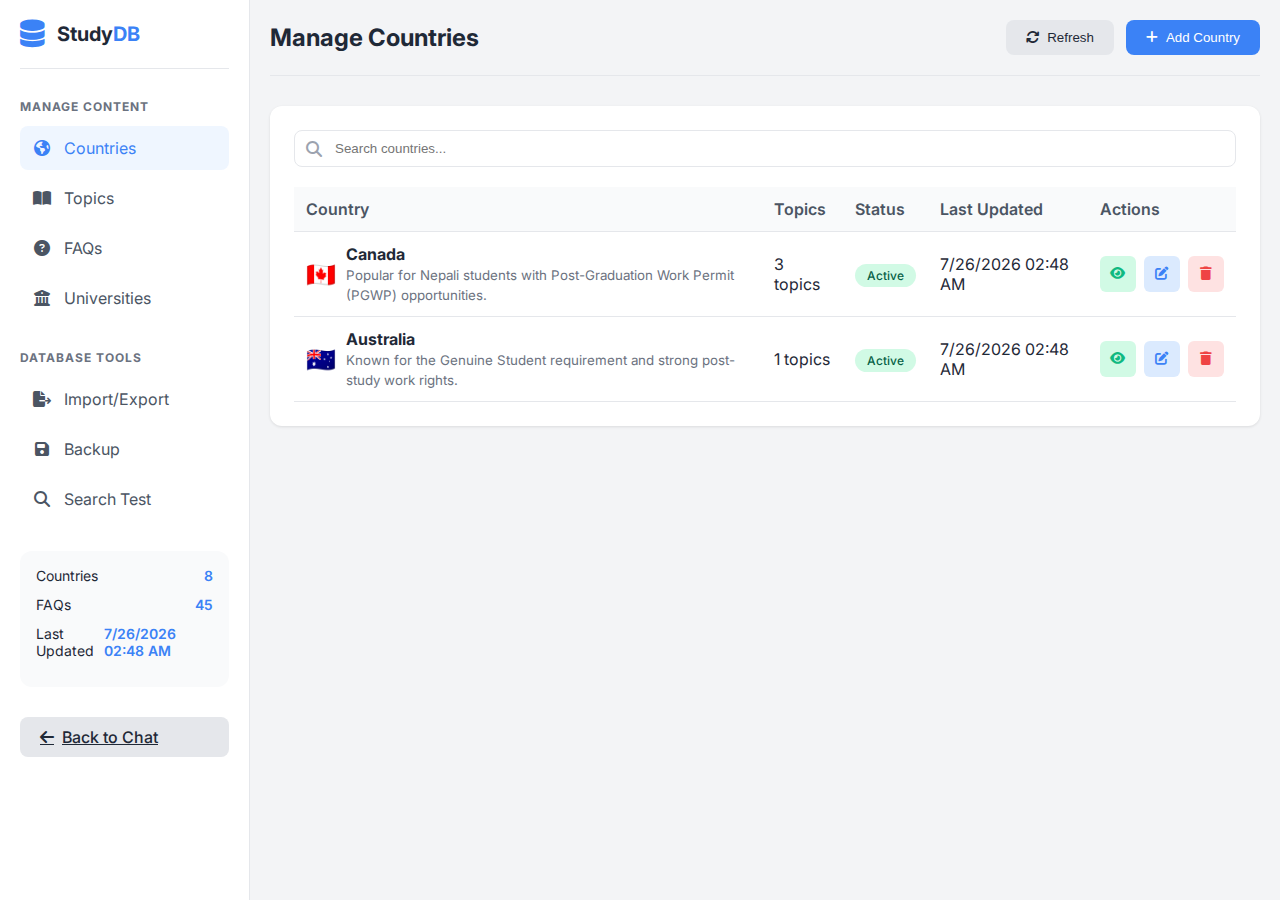
<file: admin.html>
<!DOCTYPE html>
<html lang="en">
<head>
    <meta charset="UTF-8">
    <meta name="viewport" content="width=device-width, initial-scale=1.0">
    <title>Study Abroad Database Admin</title>
    <link rel="stylesheet" href="https://cdnjs.cloudflare.com/ajax/libs/font-awesome/6.4.0/css/all.min.css">
    <link href="https://fonts.googleapis.com/css2?family=Inter:wght@300;400;500;600;700&display=swap" rel="stylesheet">
    <style>
        :root {
            --primary: #3b82f6;
            --secondary: #10b981;
            --danger: #ef4444;
            --warning: #f59e0b;
            --dark: #1f2937;
            --light: #f9fafb;
            --border: #e5e7eb;
        }
        
        * {
            margin: 0;
            padding: 0;
            box-sizing: border-box;
        }
        
        body {
            font-family: 'Inter', sans-serif;
            background: #f3f4f6;
            color: var(--dark);
            min-height: 100vh;
        }
        
        .admin-container {
            display: flex;
            min-height: 100vh;
        }
        
        /* Sidebar */
        .admin-sidebar {
            width: 250px;
            background: white;
            border-right: 1px solid var(--border);
            padding: 20px;
            position: fixed;
            height: 100vh;
            overflow-y: auto;
        }
        
        .admin-logo {
            display: flex;
            align-items: center;
            gap: 12px;
            margin-bottom: 30px;
            padding-bottom: 20px;
            border-bottom: 1px solid var(--border);
        }
        
        .admin-logo i {
            font-size: 28px;
            color: var(--primary);
        }
        
        .admin-logo h1 {
            font-size: 20px;
            font-weight: 700;
        }
        
        .admin-logo span {
            color: var(--primary);
        }
        
        .nav-section {
            margin-bottom: 30px;
        }
        
        .nav-section h3 {
            font-size: 12px;
            text-transform: uppercase;
            color: #6b7280;
            letter-spacing: 1px;
            margin-bottom: 12px;
        }
        
        .nav-link {
            display: flex;
            align-items: center;
            gap: 12px;
            padding: 12px;
            border-radius: 8px;
            color: #4b5563;
            text-decoration: none;
            margin-bottom: 6px;
            transition: all 0.2s;
        }
        
        .nav-link:hover, .nav-link.active {
            background: #eff6ff;
            color: var(--primary);
        }
        
        .nav-link i {
            width: 20px;
            text-align: center;
        }
        
        .db-stats {
            background: #f9fafb;
            border-radius: 12px;
            padding: 16px;
            margin-top: 30px;
        }
        
        .stat-item {
            display: flex;
            justify-content: space-between;
            margin-bottom: 12px;
            font-size: 14px;
        }
        
        .stat-value {
            font-weight: 600;
            color: var(--primary);
        }
        
        /* Main Content */
        .admin-main {
            flex: 1;
            margin-left: 250px;
            padding: 20px;
        }
        
        .admin-header {
            display: flex;
            justify-content: space-between;
            align-items: center;
            margin-bottom: 30px;
            padding-bottom: 20px;
            border-bottom: 1px solid var(--border);
        }
        
        .admin-header h2 {
            font-size: 24px;
            font-weight: 700;
        }
        
        .header-actions {
            display: flex;
            gap: 12px;
        }
        
        .btn {
            padding: 10px 20px;
            border-radius: 8px;
            border: none;
            font-weight: 500;
            cursor: pointer;
            display: inline-flex;
            align-items: center;
            gap: 8px;
            transition: all 0.2s;
        }
        
        .btn-primary {
            background: var(--primary);
            color: white;
        }
        
        .btn-primary:hover {
            background: #2563eb;
        }
        
        .btn-secondary {
            background: #e5e7eb;
            color: var(--dark);
        }
        
        .btn-secondary:hover {
            background: #d1d5db;
        }
        
        .btn-danger {
            background: var(--danger);
            color: white;
        }
        
        .btn-danger:hover {
            background: #dc2626;
        }
        
        .btn-success {
            background: var(--secondary);
            color: white;
        }
        
        .btn-success:hover {
            background: #0da271;
        }
        
        /* Content Cards */
        .content-card {
            background: white;
            border-radius: 12px;
            padding: 24px;
            margin-bottom: 24px;
            box-shadow: 0 1px 3px rgba(0,0,0,0.1);
        }
        
        .card-header {
            display: flex;
            justify-content: space-between;
            align-items: center;
            margin-bottom: 20px;
        }
        
        .card-header h3 {
            font-size: 18px;
            font-weight: 600;
        }
        
        /* Tables */
        .data-table {
            width: 100%;
            border-collapse: collapse;
        }
        
        .data-table th {
            text-align: left;
            padding: 12px;
            background: #f9fafb;
            border-bottom: 1px solid var(--border);
            font-weight: 600;
            color: #4b5563;
        }
        
        .data-table td {
            padding: 12px;
            border-bottom: 1px solid var(--border);
        }
        
        .table-actions {
            display: flex;
            gap: 8px;
        }
        
        .action-btn {
            width: 36px;
            height: 36px;
            border-radius: 6px;
            border: none;
            background: none;
            cursor: pointer;
            display: flex;
            align-items: center;
            justify-content: center;
            transition: all 0.2s;
        }
        
        .action-btn.edit {
            color: var(--primary);
            background: #dbeafe;
        }
        
        .action-btn.edit:hover {
            background: #bfdbfe;
        }
        
        .action-btn.delete {
            color: var(--danger);
            background: #fee2e2;
        }
        
        .action-btn.delete:hover {
            background: #fecaca;
        }
        
        .action-btn.view {
            color: var(--secondary);
            background: #d1fae5;
        }
        
        .action-btn.view:hover {
            background: #a7f3d0;
        }
        
        /* Forms */
        .form-group {
            margin-bottom: 20px;
        }
        
        .form-label {
            display: block;
            margin-bottom: 8px;
            font-weight: 500;
        }
        
        .form-control {
            width: 100%;
            padding: 10px 12px;
            border: 1px solid var(--border);
            border-radius: 8px;
            font-size: 14px;
            transition: border-color 0.2s;
        }
        
        .form-control:focus {
            outline: none;
            border-color: var(--primary);
            box-shadow: 0 0 0 3px rgba(59, 130, 246, 0.1);
        }
        
        textarea.form-control {
            min-height: 120px;
            resize: vertical;
        }
        
        .form-row {
            display: flex;
            gap: 20px;
        }
        
        .form-col {
            flex: 1;
        }
        
        /* Tabs */
        .tabs {
            display: flex;
            border-bottom: 1px solid var(--border);
            margin-bottom: 20px;
        }
        
        .tab {
            padding: 12px 24px;
            background: none;
            border: none;
            border-bottom: 3px solid transparent;
            font-weight: 500;
            color: #6b7280;
            cursor: pointer;
            transition: all 0.2s;
        }
        
        .tab:hover {
            color: var(--primary);
        }
        
        .tab.active {
            color: var(--primary);
            border-bottom-color: var(--primary);
        }
        
        .tab-content {
            display: none;
        }
        
        .tab-content.active {
            display: block;
        }
        
        /* Modal */
        .modal {
            display: none;
            position: fixed;
            top: 0;
            left: 0;
            width: 100%;
            height: 100%;
            background: rgba(0,0,0,0.5);
            z-index: 1000;
            align-items: center;
            justify-content: center;
        }
        
        .modal.active {
            display: flex;
        }
        
        .modal-content {
            background: white;
            border-radius: 12px;
            width: 90%;
            max-width: 800px;
            max-height: 90vh;
            overflow-y: auto;
        }
        
        .modal-header {
            padding: 20px;
            border-bottom: 1px solid var(--border);
            display: flex;
            justify-content: space-between;
            align-items: center;
        }
        
        .modal-body {
            padding: 20px;
        }
        
        .modal-footer {
            padding: 20px;
            border-top: 1px solid var(--border);
            display: flex;
            justify-content: flex-end;
            gap: 12px;
        }
        
        .close-modal {
            background: none;
            border: none;
            font-size: 20px;
            cursor: pointer;
            color: #6b7280;
        }
        
        /* Status badges */
        .status-badge {
            padding: 4px 12px;
            border-radius: 20px;
            font-size: 12px;
            font-weight: 500;
        }
        
        .status-active {
            background: #d1fae5;
            color: #065f46;
        }
        
        .status-inactive {
            background: #fee2e2;
            color: #991b1b;
        }
        
        /* Search box */
        .search-box {
            position: relative;
            margin-bottom: 20px;
        }
        
        .search-box i {
            position: absolute;
            left: 12px;
            top: 50%;
            transform: translateY(-50%);
            color: #9ca3af;
        }
        
        .search-box input {
            width: 100%;
            padding: 10px 12px 10px 40px;
            border: 1px solid var(--border);
            border-radius: 8px;
        }
        
        /* Responsive */
        @media (max-width: 1024px) {
            .admin-sidebar {
                width: 200px;
            }
            
            .admin-main {
                margin-left: 200px;
            }
        }
        
        @media (max-width: 768px) {
            .admin-container {
                flex-direction: column;
            }
            
            .admin-sidebar {
                width: 100%;
                height: auto;
                position: relative;
                padding: 15px;
            }
            
            .admin-main {
                margin-left: 0;
            }
            
            .form-row {
                flex-direction: column;
                gap: 0;
            }
        }
    </style>
</head>
<body>
    <div class="admin-container">
        <!-- Sidebar -->
        <div class="admin-sidebar">
            <div class="admin-logo">
                <i class="fas fa-database"></i>
                <h1>Study<span>DB</span></h1>
            </div>
            
            <div class="nav-section">
                <h3>Manage Content</h3>
                <a href="#" class="nav-link active" data-tab="countries">
                    <i class="fas fa-globe-americas"></i>
                    Countries
                </a>
                <a href="#" class="nav-link" data-tab="topics">
                    <i class="fas fa-book-open"></i>
                    Topics
                </a>
                <a href="#" class="nav-link" data-tab="faqs">
                    <i class="fas fa-question-circle"></i>
                    FAQs
                </a>
                <a href="#" class="nav-link" data-tab="universities">
                    <i class="fas fa-university"></i>
                    Universities
                </a>
            </div>
            
            <div class="nav-section">
                <h3>Database Tools</h3>
                <a href="#" class="nav-link" data-tab="import-export">
                    <i class="fas fa-file-export"></i>
                    Import/Export
                </a>
                <a href="#" class="nav-link" data-tab="backup">
                    <i class="fas fa-save"></i>
                    Backup
                </a>
                <a href="#" class="nav-link" data-tab="search">
                    <i class="fas fa-search"></i>
                    Search Test
                </a>
            </div>
            
            <div class="db-stats">
                <div class="stat-item">
                    <span>Countries</span>
                    <span class="stat-value" id="stat-countries">0</span>
                </div>
                <div class="stat-item">
                    <span>FAQs</span>
                    <span class="stat-value" id="stat-faqs">0</span>
                </div>
                <div class="stat-item">
                    <span>Last Updated</span>
                    <span class="stat-value" id="stat-last-updated">-</span>
                </div>
            </div>
            
            <div style="margin-top: 30px;">
                <a href="index.html" class="btn btn-secondary" style="width: 100%;">
                    <i class="fas fa-arrow-left"></i> Back to Chat
                </a>
            </div>
        </div>
        
        <!-- Main Content -->
        <div class="admin-main">
            <div class="admin-header">
                <h2 id="page-title">Manage Countries</h2>
                <div class="header-actions">
                    <button class="btn btn-secondary" id="refresh-btn">
                        <i class="fas fa-sync"></i> Refresh
                    </button>
                    <button class="btn btn-primary" id="add-country-btn">
                        <i class="fas fa-plus"></i> Add Country
                    </button>
                </div>
            </div>
            
            <!-- Countries Tab -->
            <div id="countries-tab" class="tab-content active">
                <div class="content-card">
                    <div class="search-box">
                        <i class="fas fa-search"></i>
                        <input type="text" id="search-countries" placeholder="Search countries...">
                    </div>
                    
                    <div class="table-responsive">
                        <table class="data-table">
                            <thead>
                                <tr>
                                    <th>Country</th>
                                    <th>Topics</th>
                                    <th>Status</th>
                                    <th>Last Updated</th>
                                    <th>Actions</th>
                                </tr>
                            </thead>
                            <tbody id="countries-table-body">
                                <!-- Countries will be loaded here -->
                            </tbody>
                        </table>
                    </div>
                </div>
            </div>
            
            <!-- Topics Tab -->
            <div id="topics-tab" class="tab-content">
                <div class="content-card">
                    <div class="tabs" id="country-topic-tabs">
                        <!-- Country tabs will be generated here -->
                    </div>
                    
                    <div id="topics-content">
                        <!-- Topics will be loaded here -->
                    </div>
                </div>
            </div>
            
            <!-- FAQs Tab -->
            <div id="faqs-tab" class="tab-content">
                <div class="content-card">
                    <div class="card-header">
                        <h3>Frequently Asked Questions</h3>
                        <button class="btn btn-primary" id="add-faq-btn">
                            <i class="fas fa-plus"></i> Add FAQ
                        </button>
                    </div>
                    
                    <div class="search-box">
                        <i class="fas fa-search"></i>
                        <input type="text" id="search-faqs" placeholder="Search FAQs...">
                    </div>
                    
                    <table class="data-table">
                        <thead>
                            <tr>
                                <th>Question</th>
                                <th>Category</th>
                                <th>Views</th>
                                <th>Actions</th>
                            </tr>
                        </thead>
                        <tbody id="faqs-table-body">
                            <!-- FAQs will be loaded here -->
                        </tbody>
                    </table>
                </div>
            </div>
            
            <!-- Import/Export Tab -->
            <div id="import-export-tab" class="tab-content">
                <div class="content-card">
                    <h3 style="margin-bottom: 20px;">Database Management</h3>
                    
                    <div class="form-row" style="margin-bottom: 30px;">
                        <div class="form-col">
                            <div class="content-card" style="background: #f0f9ff;">
                                <h4 style="margin-bottom: 15px;"><i class="fas fa-file-export"></i> Export Database</h4>
                                <p style="margin-bottom: 20px; color: #4b5563;">Download the entire database as a JSON file for backup or migration.</p>
                                <button class="btn btn-primary" id="export-btn">
                                    <i class="fas fa-download"></i> Export JSON
                                </button>
                            </div>
                        </div>
                        
                        <div class="form-col">
                            <div class="content-card" style="background: #f0fdf4;">
                                <h4 style="margin-bottom: 15px;"><i class="fas fa-file-import"></i> Import Database</h4>
                                <p style="margin-bottom: 20px; color: #4b5563;">Upload a JSON file to replace the current database.</p>
                                <input type="file" id="import-file" accept=".json" style="margin-bottom: 15px;">
                                <button class="btn btn-success" id="import-btn">
                                    <i class="fas fa-upload"></i> Import JSON
                                </button>
                            </div>
                        </div>
                    </div>
                    
                    <div class="content-card" style="background: #fef2f2;">
                        <h4 style="margin-bottom: 15px; color: var(--danger);"><i class="fas fa-exclamation-triangle"></i> Danger Zone</h4>
                        <p style="margin-bottom: 20px; color: #4b5563;">Reset the database to default values. This action cannot be undone.</p>
                        <button class="btn btn-danger" id="reset-btn">
                            <i class="fas fa-trash"></i> Reset to Default
                        </button>
                    </div>
                </div>
            </div>
            
            <!-- Search Test Tab -->
            <div id="search-tab" class="tab-content">
                <div class="content-card">
                    <h3 style="margin-bottom: 20px;">Test Chatbot Search</h3>
                    
                    <div class="form-group">
                        <label class="form-label">Enter a question to test the chatbot search:</label>
                        <input type="text" id="test-search-query" class="form-control" placeholder="e.g., What is the IELTS requirement for Canada?">
                    </div>
                    
                    <button class="btn btn-primary" id="test-search-btn">
                        <i class="fas fa-search"></i> Test Search
                    </button>
                    
                    <div id="search-results" style="margin-top: 30px; display: none;">
                        <h4 style="margin-bottom: 15px;">Search Results:</h4>
                        <div id="search-results-list"></div>
                    </div>
                </div>
            </div>
        </div>
    </div>
    
    <!-- Country Modal -->
    <div class="modal" id="country-modal">
        <div class="modal-content">
            <div class="modal-header">
                <h3 id="modal-country-title">Add New Country</h3>
                <button class="close-modal" id="close-country-modal">&times;</button>
            </div>
            <div class="modal-body">
                <form id="country-form">
                    <input type="hidden" id="country-id">
                    
                    <div class="form-row">
                        <div class="form-col">
                            <div class="form-group">
                                <label class="form-label">Country Name *</label>
                                <input type="text" id="country-name" class="form-control" required>
                            </div>
                        </div>
                        <div class="form-col">
                            <div class="form-group">
                                <label class="form-label">Country Code *</label>
                                <input type="text" id="country-code" class="form-control" placeholder="e.g., canada" required>
                            </div>
                        </div>
                    </div>
                    
                    <div class="form-row">
                        <div class="form-col">
                            <div class="form-group">
                                <label class="form-label">Flag Emoji</label>
                                <input type="text" id="country-flag" class="form-control" placeholder="🇨🇦">
                            </div>
                        </div>
                        <div class="form-col">
                            <div class="form-group">
                                <label class="form-label">Color Code</label>
                                <input type="color" id="country-color" class="form-control" value="#3b82f6">
                            </div>
                        </div>
                    </div>
                    
                    <div class="form-group">
                        <label class="form-label">Description</label>
                        <textarea id="country-description" class="form-control"></textarea>
                    </div>
                    
                    <div class="form-group">
                        <label class="form-label">
                            <input type="checkbox" id="country-active" checked> Active (visible in chatbot)
                        </label>
                    </div>
                </form>
            </div>
            <div class="modal-footer">
                <button class="btn btn-secondary" id="cancel-country">Cancel</button>
                <button class="btn btn-primary" id="save-country">Save Country</button>
            </div>
        </div>
    </div>
    
    <!-- Topic Modal -->
    <div class="modal" id="topic-modal">
        <div class="modal-content">
            <div class="modal-header">
                <h3 id="modal-topic-title">Add/Edit Topic</h3>
                <button class="close-modal" id="close-topic-modal">&times;</button>
            </div>
            <div class="modal-body">
                <form id="topic-form">
                    <input type="hidden" id="topic-country-id">
                    <input type="hidden" id="topic-id">
                    
                    <div class="form-group">
                        <label class="form-label">Topic Title *</label>
                        <input type="text" id="topic-title" class="form-control" required>
                    </div>
                    
                    <div class="form-group">
                        <label class="form-label">Content *</label>
                        <textarea id="topic-content" class="form-control" rows="8" required></textarea>
                        <small>Use HTML tags like &lt;br&gt; for line breaks and &lt;strong&gt; for bold text</small>
                    </div>
                    
                    <div class="form-group">
                        <label class="form-label">Keywords (comma separated)</label>
                        <input type="text" id="topic-keywords" class="form-control" placeholder="ielts, deadline, requirements">
                        <small>These help the chatbot find this topic when users ask questions</small>
                    </div>
                    
                    <div class="form-group">
                        <label class="form-label">Priority</label>
                        <select id="topic-priority" class="form-control">
                            <option value="1">High</option>
                            <option value="2">Medium</option>
                            <option value="3">Low</option>
                        </select>
                    </div>
                </form>
            </div>
            <div class="modal-footer">
                <button class="btn btn-secondary" id="cancel-topic">Cancel</button>
                <button class="btn btn-primary" id="save-topic">Save Topic</button>
            </div>
        </div>
    </div>
    
    <!-- FAQ Modal -->
    <div class="modal" id="faq-modal">
        <div class="modal-content">
            <div class="modal-header">
                <h3 id="modal-faq-title">Add/Edit FAQ</h3>
                <button class="close-modal" id="close-faq-modal">&times;</button>
            </div>
            <div class="modal-body">
                <form id="faq-form">
                    <input type="hidden" id="faq-id">
                    
                    <div class="form-group">
                        <label class="form-label">Question *</label>
                        <input type="text" id="faq-question" class="form-control" required>
                    </div>
                    
                    <div class="form-group">
                        <label class="form-label">Answer *</label>
                        <textarea id="faq-answer" class="form-control" rows="6" required></textarea>
                    </div>
                    
                    <div class="form-row">
                        <div class="form-col">
                            <div class="form-group">
                                <label class="form-label">Category</label>
                                <select id="faq-category" class="form-control">
                                    <option value="general">General</option>
                                    <option value="admissions">Admissions</option>
                                    <option value="visa">Visa</option>
                                    <option value="financial">Financial</option>
                                    <option value="language">Language Tests</option>
                                </select>
                            </div>
                        </div>
                    </div>
                </form>
            </div>
            <div class="modal-footer">
                <button class="btn btn-secondary" id="cancel-faq">Cancel</button>
                <button class="btn btn-primary" id="save-faq">Save FAQ</button>
            </div>
        </div>
    </div>
    
    <!-- Include database and admin scripts -->
    <script src="database.js"></script>
    <script src="admin-script.js"></script>
</body>
</html>
</file>
